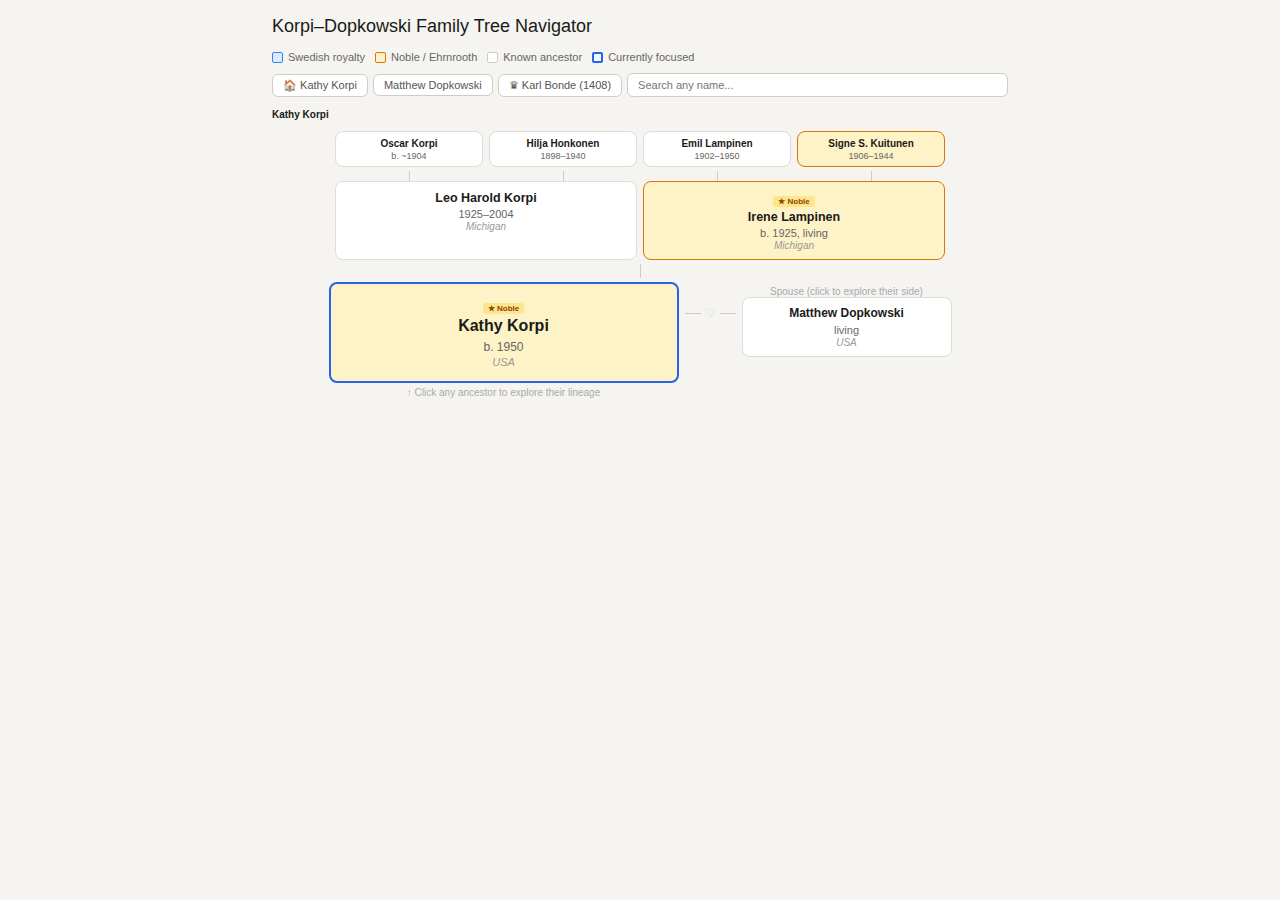
<file: family_tree.html>
<!DOCTYPE html>
<html lang="en">
<head>
<meta charset="UTF-8">
<meta name="viewport" content="width=device-width, initial-scale=1.0">
<title>Korpi–Dopkowski Family Tree</title>
<style>
*{box-sizing:border-box;margin:0;padding:0}
body{font-family:-apple-system,BlinkMacSystemFont,'Segoe UI',sans-serif;background:#f5f4f0;color:#1a1a18;min-height:100vh}
#app{max-width:760px;margin:0 auto;padding:16px 12px 40px}
h1{font-size:18px;font-weight:500;margin-bottom:14px;color:#1a1a18}
.legend{display:flex;gap:10px;flex-wrap:wrap;margin-bottom:10px}
.li{display:flex;align-items:center;gap:5px;font-size:11px;color:#666}
.ld{width:11px;height:11px;border-radius:2px;flex-shrink:0}
#nav{display:flex;align-items:center;gap:5px;flex-wrap:wrap;margin-bottom:8px}
.nb{font-size:11px;padding:4px 10px;border:1px solid #ccc;border-radius:6px;background:#fff;color:#555;cursor:pointer}
.nb:hover{background:#f0efe9;border-color:#aaa}
.sw{flex:1;min-width:150px;position:relative}
#srch{width:100%;padding:5px 10px;font-size:11px;border:1px solid #ccc;border-radius:6px;background:#fff;color:#1a1a18}
#sr{position:absolute;top:100%;left:0;right:0;background:#fff;border:1px solid #ccc;border-radius:6px;z-index:20;display:none;max-height:200px;overflow:auto;box-shadow:0 4px 12px rgba(0,0,0,.1)}
.sri{padding:6px 10px;font-size:11px;cursor:pointer;color:#1a1a18}
.sri:hover{background:#f0efe9}
.bc{font-size:10px;color:#999;min-height:18px;margin-bottom:8px;display:flex;align-items:center;gap:3px;flex-wrap:wrap}
.bci{color:#555;cursor:pointer}.bci:hover{color:#000;text-decoration:underline}
.gr{display:flex;justify-content:center;gap:6px;margin-bottom:4px}
.vl{width:1px;background:#ccc}
/* Cards */
.card{border-radius:8px;border:1px solid #ddd;background:#fff;cursor:pointer;text-align:center;transition:border-color .13s,background .13s;overflow:hidden;flex-shrink:0}
.card:hover{border-color:#888;background:#fafaf8}
.card.royal{background:#dbeafe;border-color:#3b82f6}
.card.noble{background:#fef3c7;border-color:#d97706}
.card.focal-c{border-width:2px;border-color:#2563eb}
.card.unk{opacity:.4;cursor:default}.card.unk:hover{background:#fff;border-color:#ddd}
.cbadge{font-size:8px;font-weight:600;padding:1px 5px;border-radius:3px;display:inline-block;margin:4px 0 2px}
.cb-r{background:#bfdbfe;color:#1e40af}.cb-n{background:#fde68a;color:#92400e}
.cn{font-weight:600;color:#1a1a18;line-height:1.3}
.cd{color:#666}.cl{color:#999;font-style:italic}
.sz-grand{width:148px;padding:5px 4px}.sz-grand .cn{font-size:10px}.sz-grand .cd{font-size:9px;margin-top:1px}.sz-grand .cl{display:none}
.sz-par{width:302px;padding:8px 10px}.sz-par .cn{font-size:12.5px}.sz-par .cd{font-size:11px;margin-top:2px}.sz-par .cl{font-size:10px;margin-top:1px}
.sz-foc{width:350px;padding:13px}.sz-foc .cn{font-size:16px}.sz-foc .cd{font-size:12px;margin-top:3px}.sz-foc .cl{font-size:11px;margin-top:2px}
.sz-sp{width:210px;padding:8px 10px}.sz-sp .cn{font-size:12px}.sz-sp .cd{font-size:11px;margin-top:2px}.sz-sp .cl{font-size:10px;margin-top:1px}
.sz-ch{width:210px;padding:7px 9px}.sz-ch .cn{font-size:11.5px}.sz-ch .cd{font-size:10.5px;margin-top:2px}.sz-ch .cl{font-size:9.5px;margin-top:1px}
/* Detail */
#detail{background:#fff;border:1px solid #ddd;border-radius:10px;padding:14px 16px;margin-top:12px;display:none}
#detail.open{display:block}
#detail h3{font-size:15px;font-weight:600;color:#1a1a18;margin-bottom:5px}
#detail p{font-size:12.5px;color:#444;line-height:1.7;margin-bottom:8px}
.dtag{display:inline-block;font-size:10px;border-radius:3px;padding:2px 8px;margin:1px 2px}
.dti{background:#dbeafe;color:#1e40af}
.dtg{background:#fef3c7;color:#92400e}
.dtr{background:#ede9fe;color:#5b21b6}
.xbtn{float:right;font-size:12px;color:#888;cursor:pointer;padding:0 3px;font-weight:bold;background:none;border:none}
.anc-btn{font-size:11px;padding:4px 10px;border:1px solid #ccc;border-radius:5px;background:#f5f4f0;color:#444;cursor:pointer;margin-top:8px;display:inline-block}
.anc-btn:hover{background:#e8e7e1}
.hint{font-size:10px;color:#aaa;text-align:center;margin-top:4px}
.sep-label{font-size:10px;color:#aaa;text-align:center;margin:10px 0 5px;font-weight:500}
.claim{font-size:10px;color:#999;text-align:center;padding:3px 8px;border:1px dashed #ccc;border-radius:5px;margin:5px auto;max-width:300px}
</style>
</head>
<body>
<div id="app">
<h1>Korpi–Dopkowski Family Tree Navigator</h1>
<div class="legend">
  <div class="li"><div class="ld" style="background:#dbeafe;border:1px solid #3b82f6"></div>Swedish royalty</div>
  <div class="li"><div class="ld" style="background:#fef3c7;border:1px solid #d97706"></div>Noble / Ehrnrooth</div>
  <div class="li"><div class="ld" style="background:#fff;border:1px solid #ccc"></div>Known ancestor</div>
  <div class="li"><div class="ld" style="background:#eff6ff;border:2px solid #2563eb"></div>Currently focused</div>
</div>
<div id="nav">
  <button class="nb" id="back-btn" style="display:none">← Back</button>
  <button class="nb" data-focus="kathy">🏠 Kathy Korpi</button>
  <button class="nb" data-focus="matthew">Matthew Dopkowski</button>
  <button class="nb" data-focus="karl_bonde">♛ Karl Bonde (1408)</button>
  <div class="sw">
    <input id="srch" type="text" placeholder="Search any name...">
    <div id="sr"></div>
  </div>
</div>
<div class="bc" id="bc"></div>
<div id="tree"></div>
<div id="detail"></div>
</div>

<script src="js/family_tree.js" defer></script>
</body>
</html>
</file>
